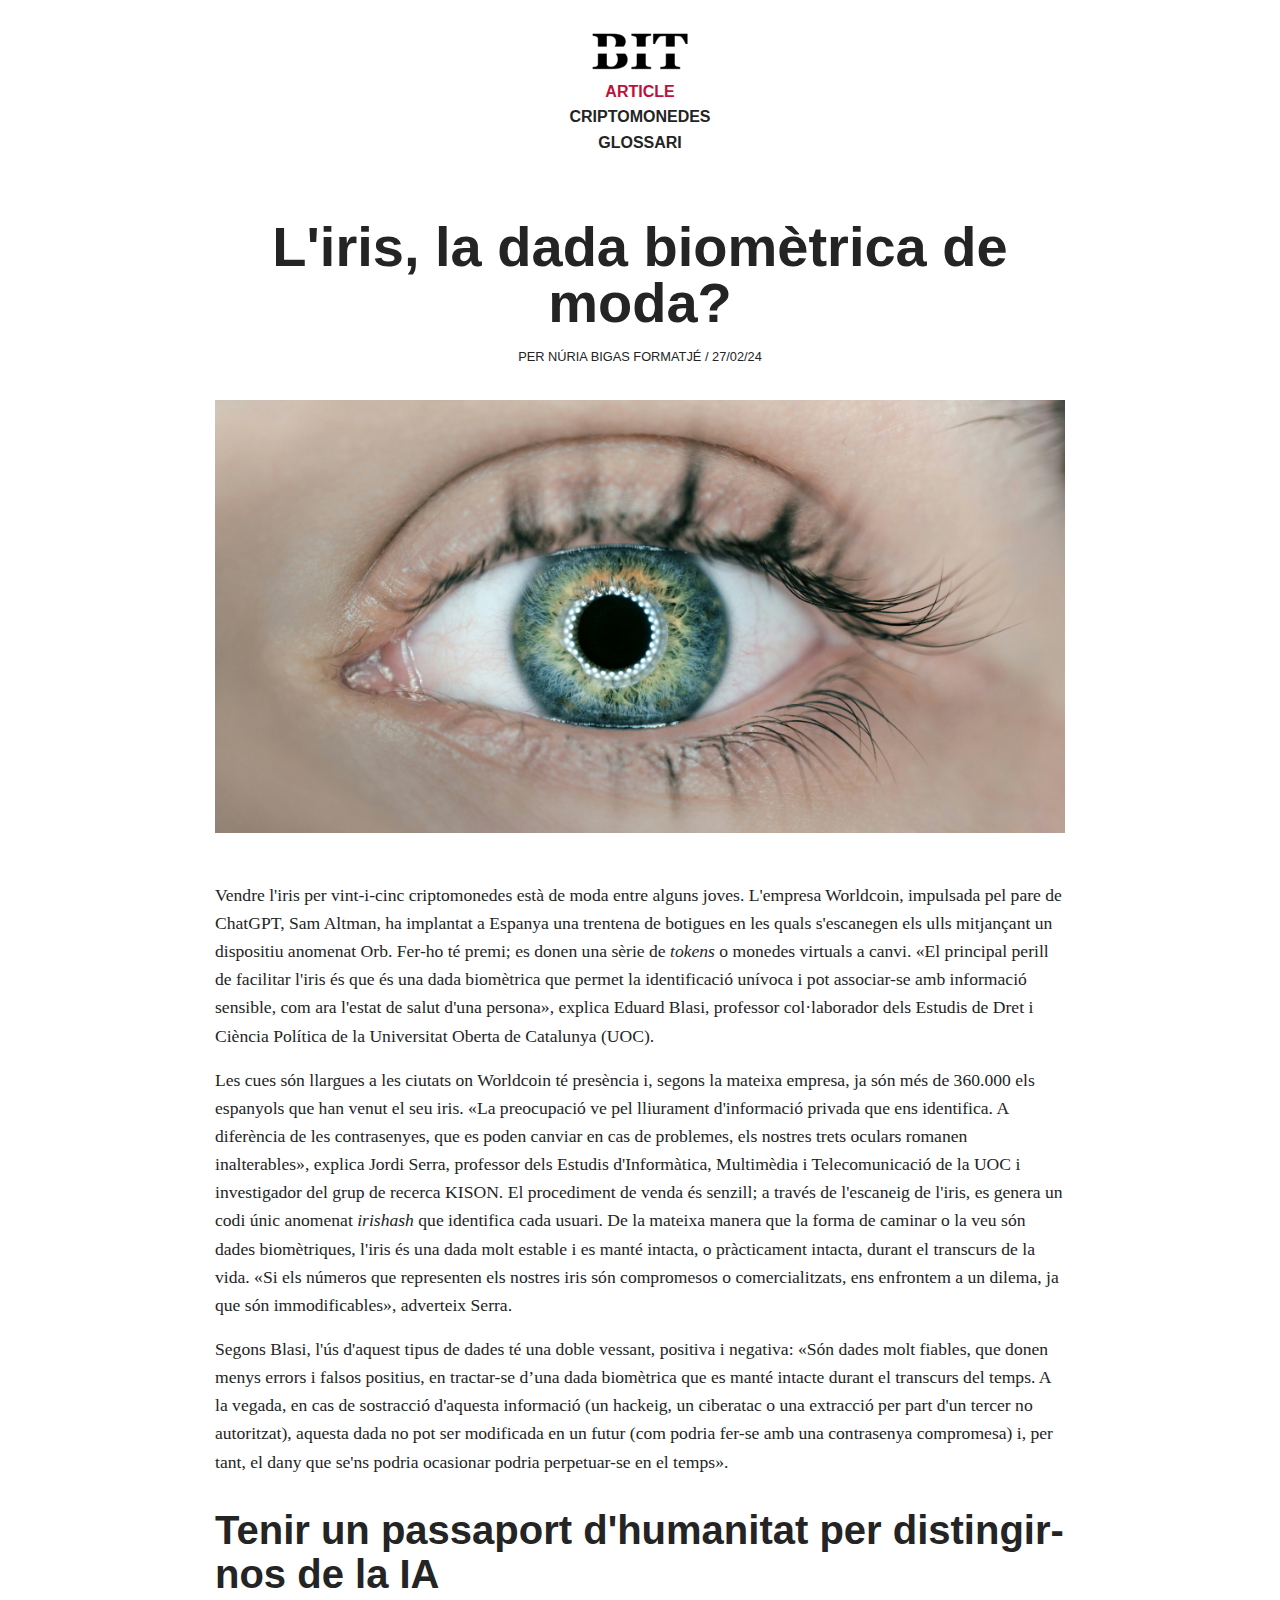
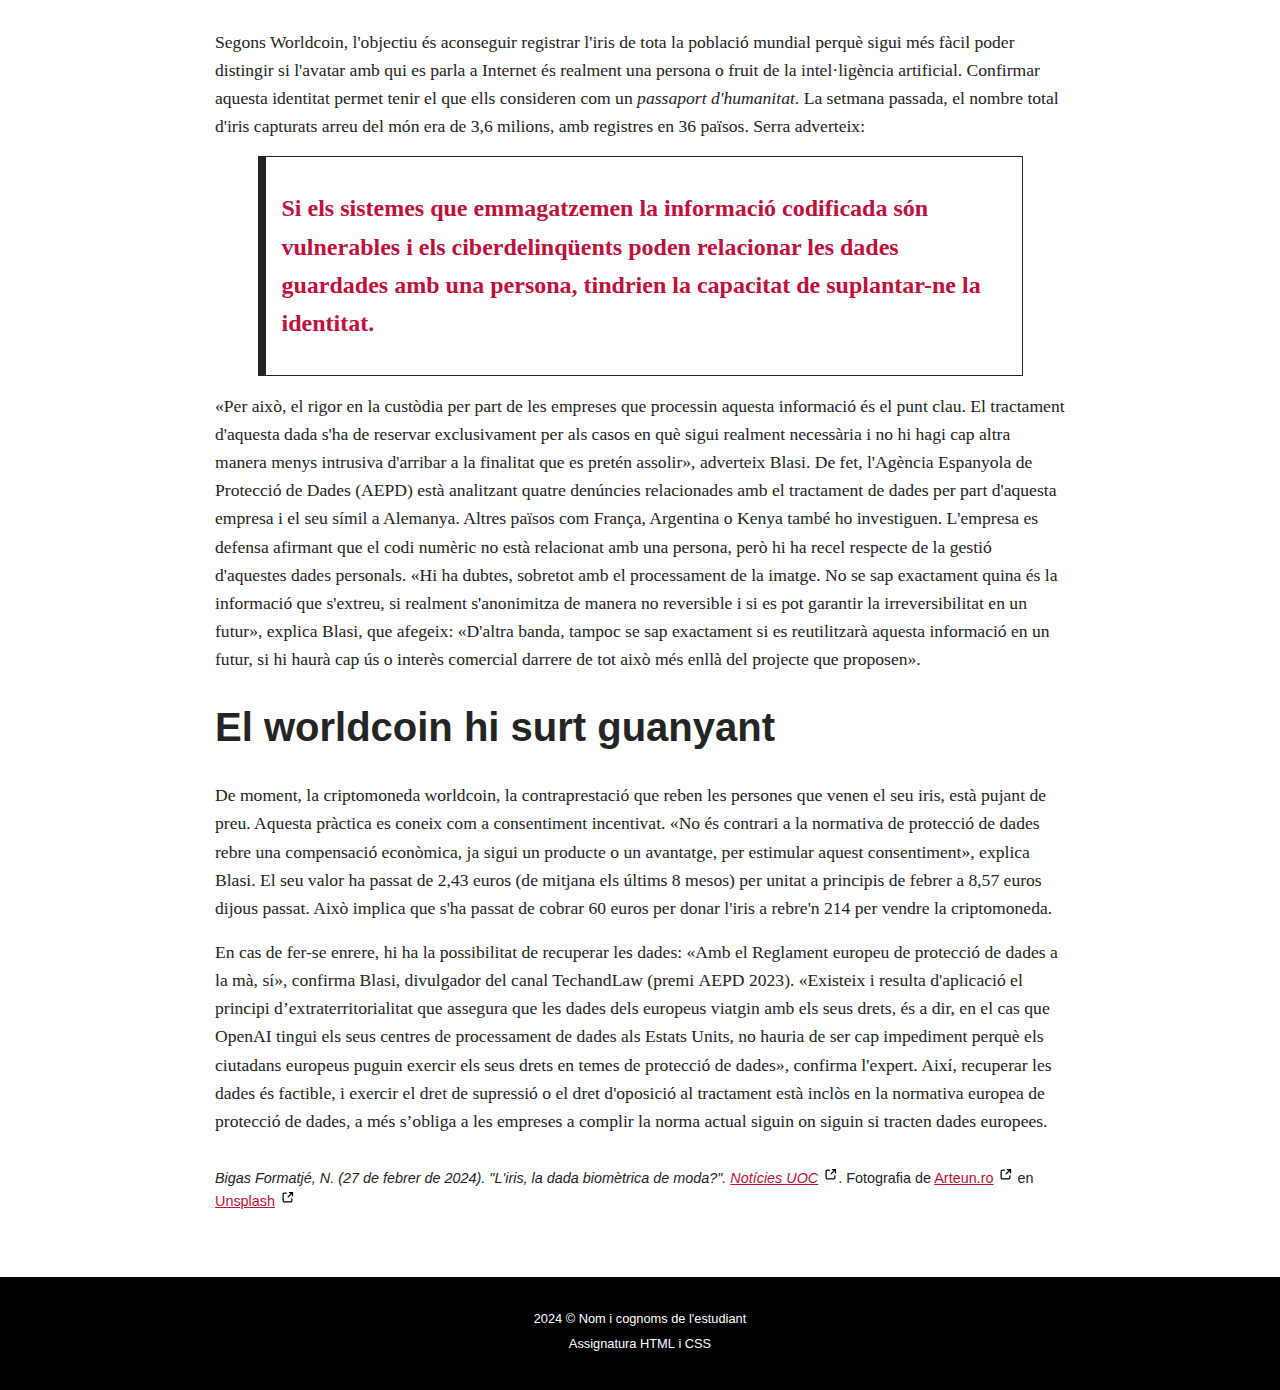
<file: index.html>
<!DOCTYPE html>
<html lang="ca">
<head>
    <meta charset="UTF-8">
    <meta name="viewport" content="width=device-width, initial-scale=1.0">
    <meta name="description" content="Article de de Núria Bigas Formatjé sobre l'escaneig de l'iris que l'empresa Worldcoin està duent a terme.">
    <title>BIT | Article: L'iris, la dada biomètrica de moda?</title>
    <link rel="icon" type="image/png" href="img/favicon.png">
    <link rel="stylesheet" href="css/estils.css">

</head>
<body>
    <header class="header">
        <a href="index.html"><img src="img/bit-logo.png" alt="Logo de Bit" width="100" height="39"></a>
    </header>
    <nav>
        <ul>
            <li><a href="index.html" class="current">Article</a></li>
            <li><a href="criptomonedes.html">Criptomonedes</a></li>
            <li><a href="glossari.html">Glossari</a></li>
        </ul>
    </nav>
    <main>
        <div class="container">
            <article>
                <header>
                    <h1>L'iris, la dada biomètrica de moda?</h1>
                    <div class="meta">
                        <p>Per Núria Bigas Formatjé / <time datetime="2024-02-27">27/02/24</time></p>
                    </div>
                    <img src="img/iris.jpg" alt="Primer plano de unos ojos" width="850" height="567" class="img-fluid">
                </header>
                <p class="first">Vendre l'iris per vint-i-cinc criptomonedes està de moda entre alguns joves. L'empresa Worldcoin, impulsada pel pare de ChatGPT, Sam Altman, ha implantat a Espanya una trentena de botigues en les quals s'escanegen els ulls mitjançant un dispositiu anomenat Orb. Fer-ho té premi; es donen una sèrie de <i lang="en">tokens</i> o monedes virtuals a canvi. <q>El principal perill de facilitar l'iris és que és una dada biomètrica que permet la identificació unívoca i pot associar-se amb informació sensible, com ara l'estat de salut d'una persona</q>, explica Eduard Blasi, professor col·laborador dels Estudis de Dret i Ciència Política de la Universitat Oberta de Catalunya (<abbr>UOC</abbr>).</p>
                <p>Les cues són llargues a les ciutats on Worldcoin té presència i, segons la mateixa empresa, ja són més de 360.000 els espanyols que han venut el seu iris. <q>La preocupació ve pel lliurament d'informació privada que ens identifica. A diferència de les contrasenyes, que es poden canviar en cas de problemes, els nostres trets oculars romanen inalterables</q>, explica Jordi Serra, professor dels Estudis d'Informàtica, Multimèdia i Telecomunicació de la <abbr title="Universitat Oberta de Catalunya">UOC</abbr> i investigador del grup de recerca KISON. El procediment de venda és senzill; a través de l'escaneig de l'iris, es genera un codi únic anomenat <i lang="en">irishash</i> que identifica cada usuari. De la mateixa manera que la forma de caminar o la veu són dades biomètriques, l'iris és una dada molt estable i es manté intacta, o pràcticament intacta, durant el transcurs de la vida. <q>Si els números que representen els nostres iris són compromesos o comercialitzats, ens enfrontem a un dilema, ja que són immodificables</q>, adverteix Serra.</p>
                <p>Segons Blasi, l'ús d'aquest tipus de dades té una doble vessant, positiva i negativa: <q>Són dades molt fiables, que donen menys errors i falsos positius, en tractar-se d’una dada biomètrica que es manté intacte durant el transcurs del temps. A la vegada, en cas de sostracció d'aquesta informació (un hackeig, un ciberatac o una extracció per part d'un tercer no autoritzat), aquesta dada no pot ser modificada en un futur (com podria fer-se amb una contrasenya compromesa) i, per tant, el dany que se'ns podria ocasionar podria perpetuar-se en el temps</q>.</p>
                <h2>Tenir un passaport d'humanitat per distingir-nos de la <abbr title="Intel·ligència artificial">IA</abbr></h2>
                <p>Segons Worldcoin, l'objectiu és aconseguir registrar l'iris de tota la població mundial perquè sigui més fàcil poder distingir si l'avatar amb qui es parla a Internet és realment una persona o fruit de la intel·ligència artificial. Confirmar aquesta identitat permet tenir el que ells consideren com un <em>passaport d'humanitat</em>. La setmana passada, el nombre total d'iris capturats arreu del món era de 3,6 milions, amb registres en 36 països. Serra adverteix:
                <blockquote>
                    <p>Si els sistemes que emmagatzemen la informació codificada són vulnerables i els ciberdelinqüents poden relacionar les dades guardades amb una persona, tindrien la capacitat de suplantar-ne la identitat.</p>
                </blockquote>
                <p><q>Per això, el rigor en la custòdia per part de les empreses que processin aquesta informació és el punt clau. El tractament d'aquesta dada s'ha de reservar exclusivament per als casos en què sigui realment necessària i no hi hagi cap altra manera menys intrusiva d'arribar a la finalitat que es pretén assolir</q>, adverteix Blasi. De fet, l'Agència Espanyola de Protecció de Dades (AEPD) està analitzant quatre denúncies relacionades amb el tractament de dades per part d'aquesta empresa i el seu símil a Alemanya. Altres països com França, Argentina o Kenya també ho investiguen. L'empresa es defensa afirmant que el codi numèric no està relacionat amb una persona, però hi ha recel respecte de la gestió d'aquestes dades personals. <q>Hi ha dubtes, sobretot amb el processament de la imatge. No se sap exactament quina és la informació que s'extreu, si realment s'anonimitza de manera no reversible i si es pot garantir la irreversibilitat en un futur</q>, explica Blasi, que afegeix: <q>D'altra banda, tampoc se sap exactament si es reutilitzarà aquesta informació en un futur, si hi haurà cap ús o interès comercial darrere de tot això més enllà del projecte que proposen</q>.</p>
                <h2>El worldcoin hi surt guanyant</h2>
                <p>De moment, la criptomoneda worldcoin, la contraprestació que reben les persones que venen el seu iris, està pujant de preu. Aquesta pràctica es coneix com a consentiment incentivat. <q>No és contrari a la normativa de protecció de dades rebre una compensació econòmica, ja sigui un producte o un avantatge, per estimular aquest consentiment</q>, explica Blasi. El seu valor ha passat de 2,43 euros (de mitjana els últims 8 mesos) per unitat a principis de febrer a 8,57 euros dijous passat. Això implica que s'ha passat de cobrar 60 euros per donar l'iris a rebre'n 214 per vendre la criptomoneda.</p>
                <p>En cas de fer-se enrere, hi ha la possibilitat de recuperar les dades: <q>Amb el Reglament europeu de protecció de dades a la mà, sí</q>, confirma Blasi, divulgador del canal TechandLaw (premi <abbr title="Agencia Española de Protección de Datos" lang="es">AEPD</abbr> 2023). <q>Existeix i resulta d'aplicació el principi d’extraterritorialitat que assegura que les dades dels europeus viatgin amb els seus drets, és a dir, en el cas que OpenAI tingui els seus centres de processament de dades als Estats Units, no hauria de ser cap impediment perquè els ciutadans europeus puguin exercir els seus drets en temes de protecció de dades</q>, confirma l'expert. Així, recuperar les dades és factible, i exercir el dret de supressió o el dret d'oposició al tractament està inclòs en la normativa europea de protecció de dades, a més s’obliga a les empreses a complir la norma actual siguin on siguin si tracten dades europees.</p>
                
                <footer>
                    <p><cite>Bigas Formatjé, N. (27 de febrer de 2024). "L'iris, la dada biomètrica de moda?". <a href="https://www.uoc.edu/ca/news/2024/iris-dada-biometrica-de-moda-worldcoin">Notícies <abbr title="Universitat Oberta de Catalunya">UOC</abbr></a></cite>. Fotografia de <a href="https://unsplash.com/@arteum?utm_content=creditCopyText&utm_medium=referral&utm_source=unsplash">Arteun.ro</a> en <a href="https://unsplash.com">Unsplash</a></p>
                </footer>
            </article>
        </div>
    </main>
    <footer class="footer">
        <p>2024 &copy; Nom i cognoms de l'estudiant</p>
        <p>Assignatura <abbr title="Hypertext Markup Language" lang="en">HTML</abbr> i <abbr title="Cascading Style Sheets" lang="en">CSS</abbr></p>
    </footer>
</body>
</html>
</file>
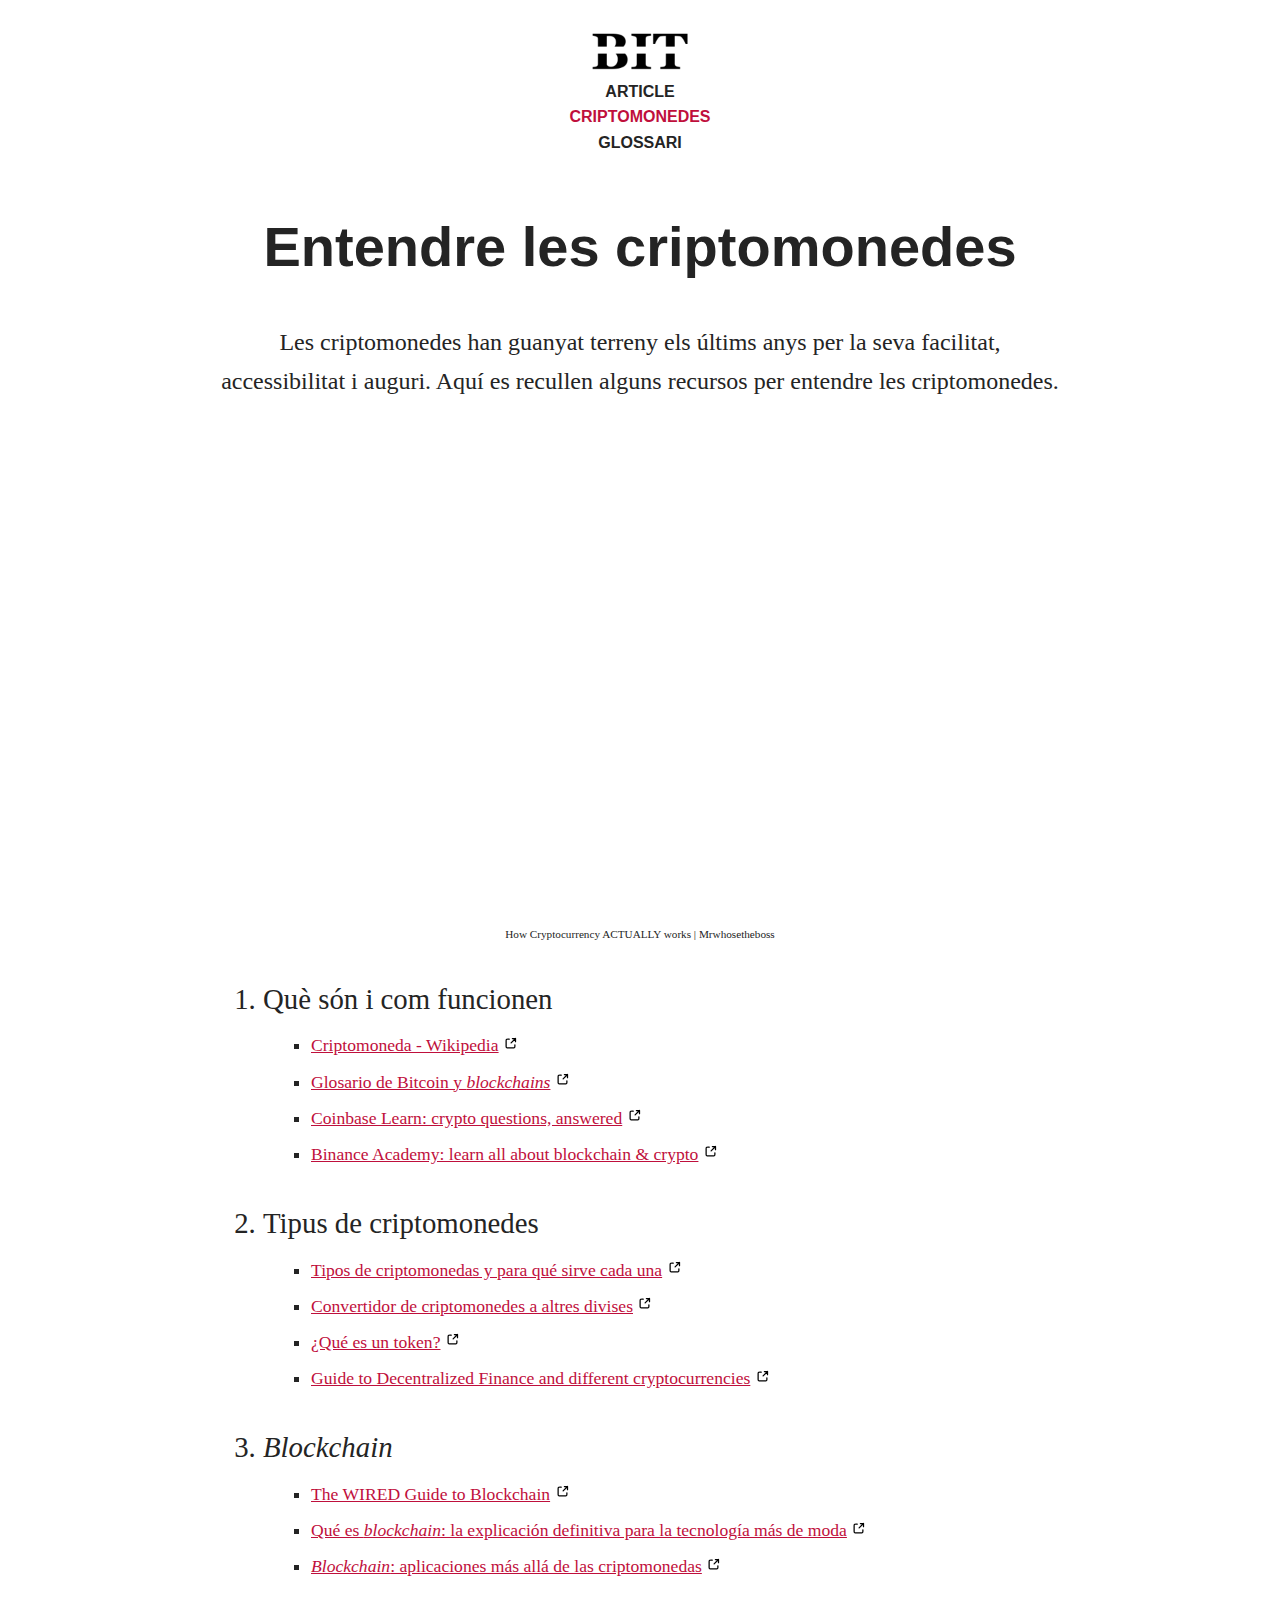
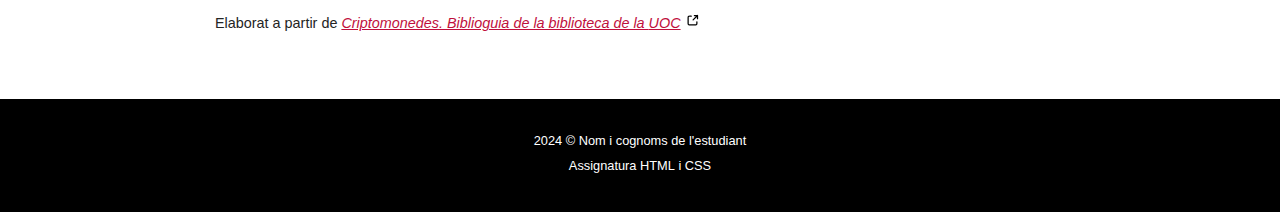
<file: criptomonedes.html>
<!DOCTYPE html>
<html lang="ca">
<head>
    <meta charset="UTF-8">
    <meta name="viewport" content="width=device-width, initial-scale=1.0">
    <meta name="description" content="Recull d'enllaços sobre el món de les criptomonedes">
    <title>Bit | Guia sobre criptomonedes</title>
    <link rel="icon" type="image/png" href="img/favicon.png">
    <link rel="stylesheet" href="css/estils.css">
</head>
<body>
    <header class="header">
        <a href="index.html"><img src="img/bit-logo.png" alt="Logo de Bit" width="100" height="39"></a>
    </header>
    <nav>
        <ul>
            <li><a href="index.html">Article</a></li>
            <li><a href="criptomonedes.html" class="current">Criptomonedes</a></li>
            <li><a href="glossari.html">Glossari</a></li>
        </ul>
    </nav>
    <main>
        <div class="container">
            <article>
                <header>
                    <h1>Entendre les criptomonedes</h1>
                    <p class="intro">Les criptomonedes han guanyat terreny els últims anys per la seva facilitat, accessibilitat i auguri. Aquí es recullen alguns recursos per entendre les criptomonedes.</p>
                </header>
                <figure>
                    <iframe width="560" height="315" src="https://www.youtube-nocookie.com/embed/rYQgy8QDEBI?si=VkToqdpeTISC1VlX" title="YouTube video player" allow="accelerometer; autoplay; clipboard-write; encrypted-media; gyroscope; picture-in-picture; web-share" allowfullscreen></iframe>
                    <figcaption lang="en">How Cryptocurrency ACTUALLY works |  Mrwhosetheboss</figcaption>
                </figure>
                <ol>
                    <li><h2>Què són i com funcionen</h2>
                        <ul>
                            <li lang="es"><a href="https://es.wikipedia.org/wiki/Criptomoneda">Criptomoneda - Wikipedia</a></li>
                            <li lang="es"><a href="https://www.criptonoticias.com/criptopedia-old/glosario/">Glosario de Bitcoin y <i lang="en">blockchains</i></a></li>
                            <li lang="en"><a href="https://www.coinbase.com/learn" hreflang="en">Coinbase Learn: crypto questions, answered</a></li>
                            <li lang="en"><a href="https://academy.binance.com/en" hreflang="en">Binance Academy: learn all about blockchain & crypto</a></li>
                        </ul>
                    </li>
                    <li><h2>Tipus de criptomonedes</h2>
                        <ul>
                            <li lang="es"><a href="https://www.revistagq.com/noticias/articulo/cuales-son-criptomonedas-mas-importantes" hreflang="es">Tipos de criptomonedas y para qué sirve cada una</a></li>
                            <li><a href="https://www.xe.com/currencyconverter/" hreflang="en">Convertidor de criptomonedes a altres divises</a></li>
                            <li lang="es"><a href="https://academy.bit2me.com/que-es-un-token/" hreflang="es">¿Qué es un token?</a></li>
                            <li lang="en"><a href="https://www.coinbase.com/es/learn/crypto-basics/defi-tokens-and-altcoins" hreflang="en">Guide to Decentralized Finance and different cryptocurrencies</a></li>
                        </ul>
                    </li>
                    <li><h2><i lang="en">Blockchain</i></h2>
                        <ul>
                            <li lang="en"><a href="https://www.wired.com/story/guide-blockchain/" hreflang="en">The WIRED Guide to Blockchain</a></li>
                            <li lang="es"><a href="https://www.xataka.com/especiales/que-es-blockchain-la-explicacion-definitiva-para-la-tecnologia-mas-de-moda" hreflang="es">Qué es <i lang="en">blockchain</i>: la explicación definitiva para la tecnología más de moda</a></li>
                            <li lang="es"><a href="https://blogs.uoc.edu/informatica/es/blockchain-aplicaciones-mas-alla-criptomonedas/" hreflang="es"><i lang="en">Blockchain</i>: aplicaciones más allá de las criptomonedas</a></li>
                        </ul>
                    </li>
                </ol>
                <footer>
                    <p>Elaborat a partir de <cite><a href="https://biblioteca.uoc.edu/ca/biblioguies/biblioguia/Criptomonedes">Criptomonedes. Biblioguia de la biblioteca de la <abbr title="Universitat Oberta de Catalunya">UOC</abbr></a></cite></p>
                </footer>
            </article>
        </div>
    </main>
    <footer class="footer">
        <p>2024 &copy; Nom i cognoms de l'estudiant</p>
        <p>Assignatura <abbr title="Hypertext Markup Language" lang="en">HTML</abbr> i <abbr title="Cascading Style Sheets" lang="en">CSS</abbr></p>
    </footer>
</body>
</html>
</file>
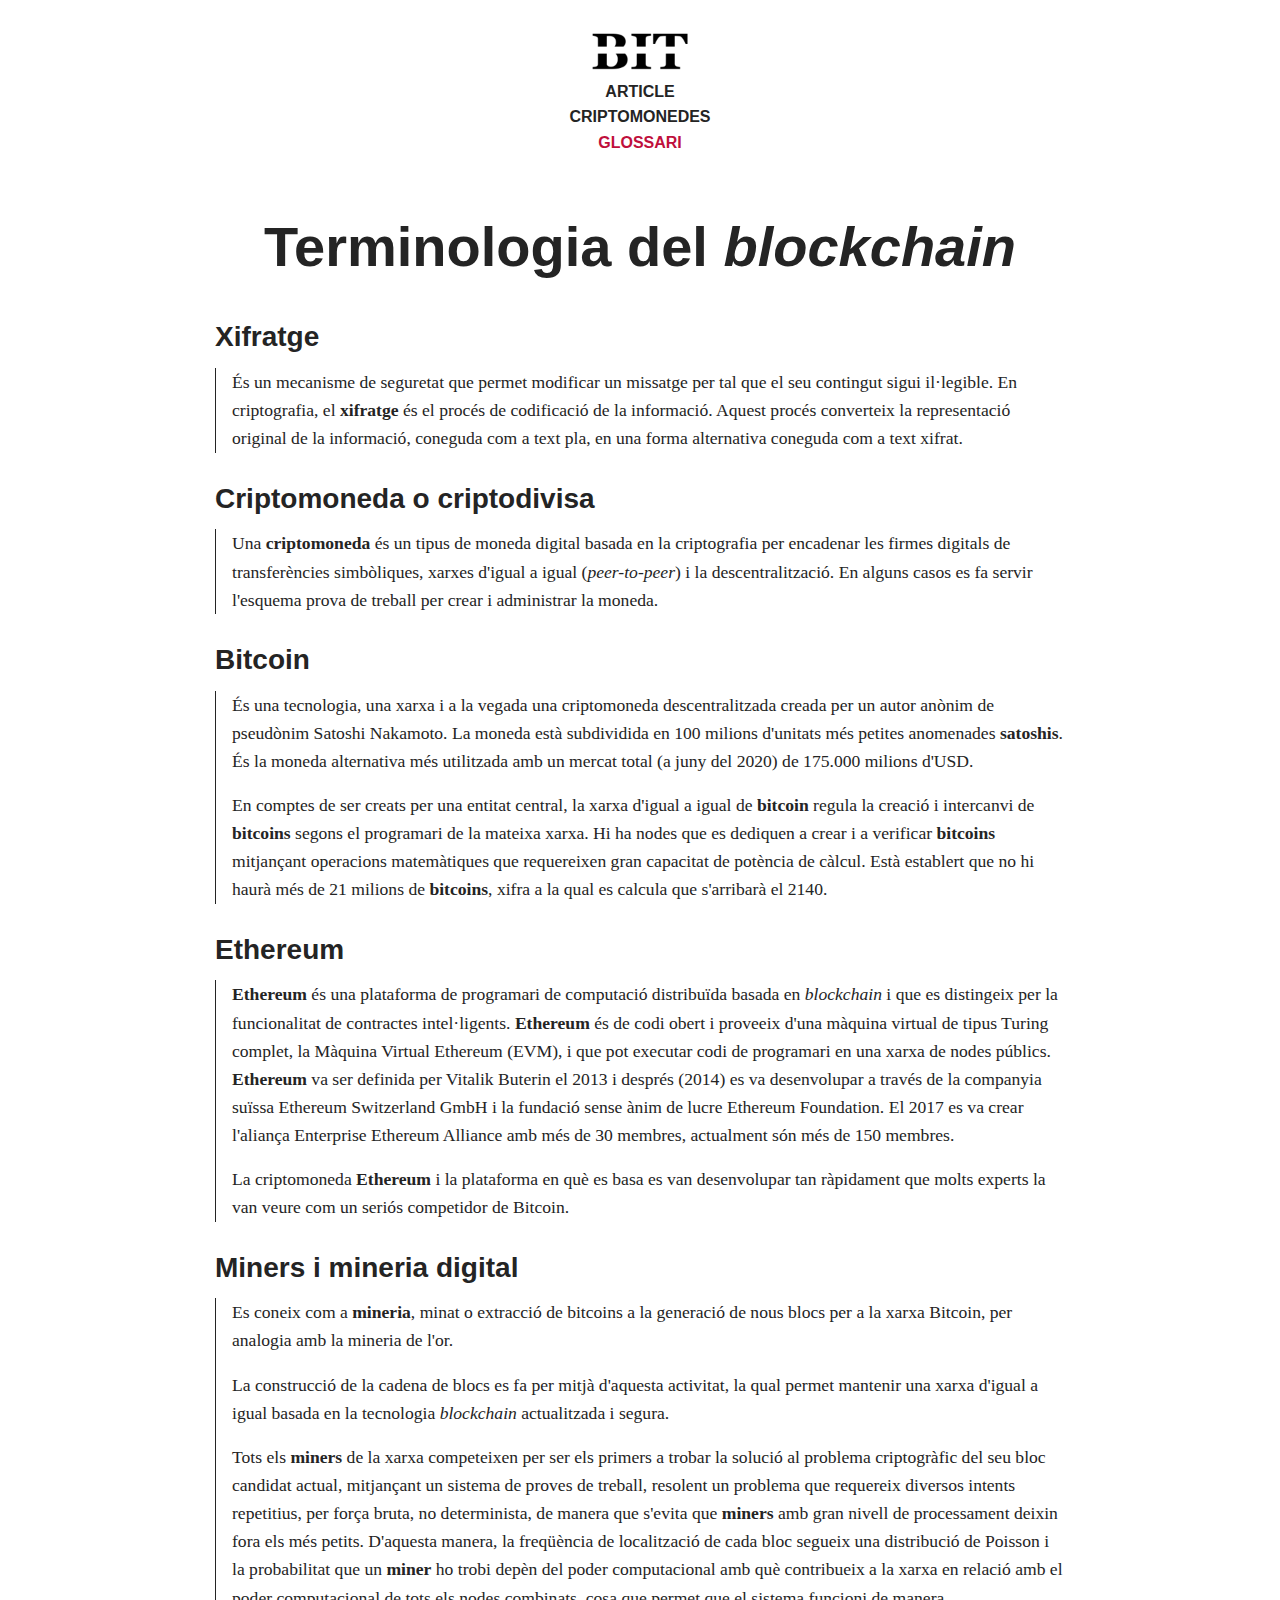
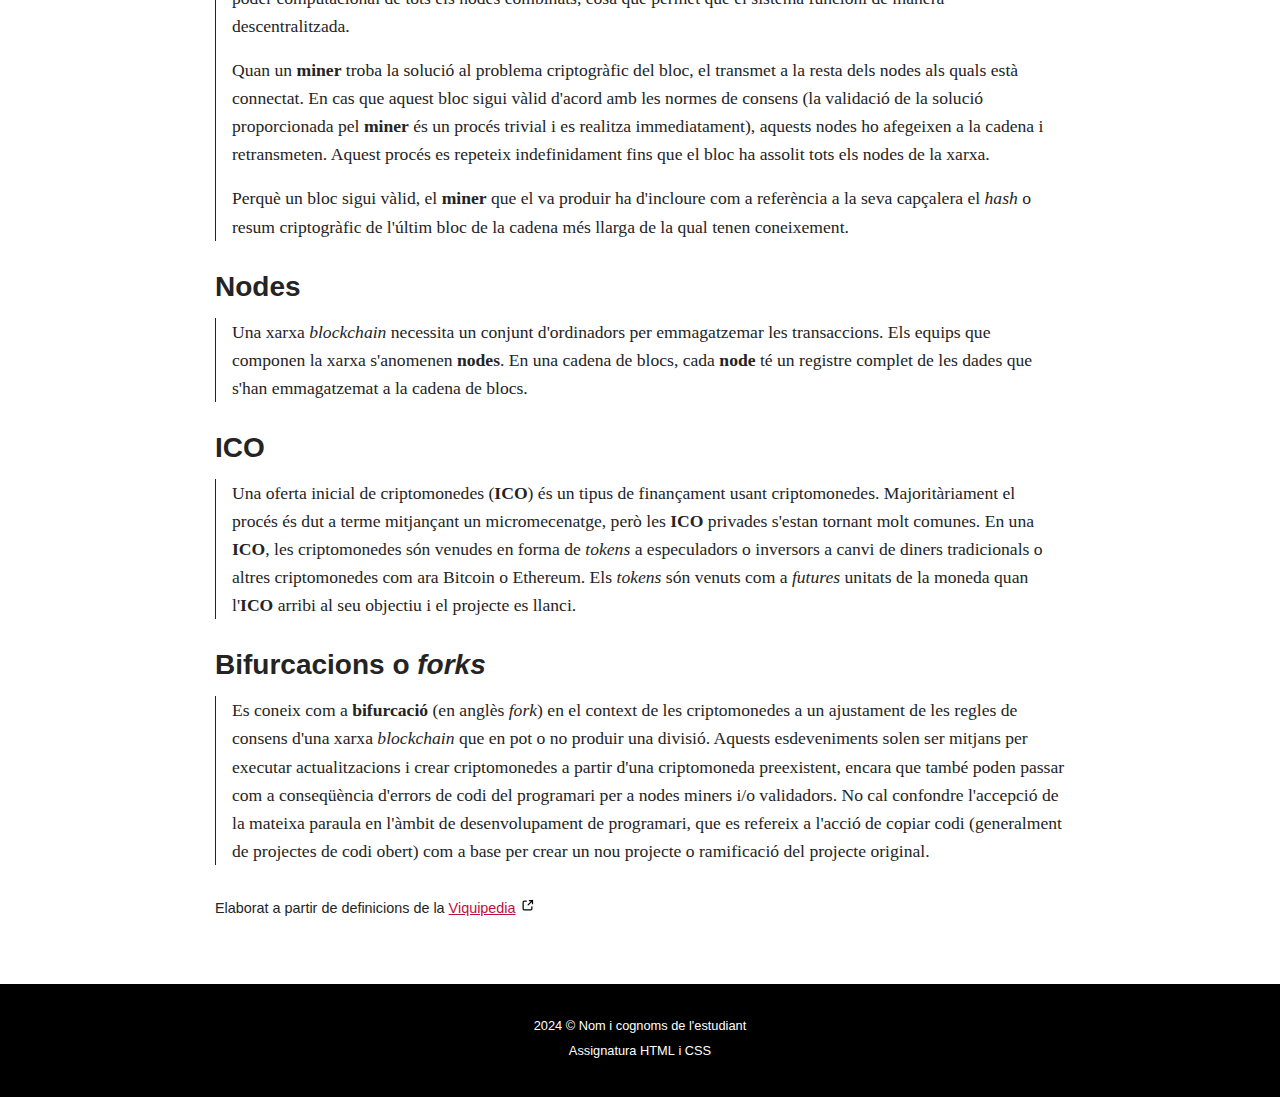
<file: glossari.html>
<!DOCTYPE html>
<html lang="ca">
<head>
    <meta charset="UTF-8">
    <meta name="viewport" content="width=device-width, initial-scale=1.0">
    <meta name="description" content="Recull de terminologia relacionada amb el blockchain.">
    <title>Bit | Terminologia del blockchain</title>
    <link rel="icon" type="image/png" href="img/favicon.png">
    <link rel="stylesheet" href="css/estils.css">
</head>
<body>
    <header class="header">
        <a href="index.html"><img src="img/bit-logo.png" alt="Logo de Bit" width="100" height="39"></a>
    </header>
    <nav>
        <ul>
            <li><a href="index.html">Article</a></li>
            <li><a href="criptomonedes.html">Criptomonedes</a></li>
            <li><a href="glossari.html" class="current">Glossari</a></li>
        </ul>
    </nav>
    <main>
        <div class="container">
            <article>
                <h1>Terminologia del <i lang="en">blockchain</i></h1>               
                <dl>
                    <dt>Xifratge</dt>
                    <dd>
                        <p>És un mecanisme de seguretat que permet modificar un missatge per tal que el seu contingut sigui il·legible. En criptografia, el <b>xifratge</b> és el procés de codificació de la informació. Aquest procés converteix la representació original de la informació, coneguda com a text pla, en una forma alternativa coneguda com a text xifrat.</p>
                    </dd>
                    <dt>Criptomoneda o criptodivisa</dt>
                    <dd>
                        <p>Una <b>criptomoneda</b> és un tipus de moneda digital basada en la criptografia per encadenar les firmes digitals de transferències simbòliques, xarxes d'igual a igual (<i lang="en">peer-to-peer</i>) i la descentralització. En alguns casos es fa servir l'esquema prova de treball per crear i administrar la moneda.</p>
                    </dd>
                    <dt>Bitcoin</dt>
                    <dd>
                        <p>És una tecnologia, una xarxa i a la vegada una criptomoneda descentralitzada creada per un autor anònim de pseudònim Satoshi Nakamoto. La moneda està subdividida en 100 milions d'unitats més petites anomenades <b>satoshis</b>. És la moneda alternativa més utilitzada amb un mercat total (a juny del 2020) de 175.000 milions d'<abbr title="United States of America dollar" lang="en">USD</abbr>.</p>
                        <p>En comptes de ser creats per una entitat central, la xarxa d'igual a igual de <b>bitcoin</b> regula la creació i intercanvi de <b>bitcoins</b> segons el programari de la mateixa xarxa. Hi ha nodes que es dediquen a crear i a verificar <b>bitcoins</b> mitjançant operacions matemàtiques que requereixen gran capacitat de potència de càlcul. Està establert que no hi haurà més de 21 milions de <b>bitcoins</b>, xifra a la qual es calcula que s'arribarà el 2140.</p>
                    </dd>
                    <dt>Ethereum</dt>
                    <dd>
                        <p><b>Ethereum</b> és una plataforma de programari de computació distribuïda basada en <i lang="en">blockchain</i> i que es distingeix per la funcionalitat de contractes intel·ligents. <b>Ethereum</b> és de codi obert i proveeix d'una màquina virtual de tipus Turing complet, la Màquina Virtual Ethereum (<abbr title="Ethereum Virtual Machine" lang="en">EVM</abbr>), i que pot executar codi de programari en una xarxa de nodes públics. <b>Ethereum</b> va ser definida per Vitalik Buterin el 2013 i després (2014) es va desenvolupar a través de la companyia suïssa Ethereum Switzerland GmbH i la fundació sense ànim de lucre Ethereum Foundation. El 2017 es va crear l'aliança Enterprise Ethereum Alliance amb més de 30 membres, actualment són més de 150 membres.</p>
                        <p>La criptomoneda <b>Ethereum</b> i la plataforma en què es basa es van desenvolupar tan ràpidament que molts experts la van veure com un seriós competidor de Bitcoin.</p>
                    </dd>
                    <dt>Miners i mineria digital</dt>
                    <dd>
                        <p>Es coneix com a <b>mineria</b>, minat o extracció de bitcoins a la generació de nous blocs per a la xarxa Bitcoin, per analogia amb la mineria de l'or.</p>
                        <p>La construcció de la cadena de blocs es fa per mitjà d'aquesta activitat, la qual permet mantenir una xarxa d'igual a igual basada en la tecnologia <i lang="en">blockchain</i> actualitzada i segura.</p>
                        <p>Tots els <b>miners</b> de la xarxa competeixen per ser els primers a trobar la solució al problema criptogràfic del seu bloc candidat actual, mitjançant un sistema de proves de treball, resolent un problema que requereix diversos intents repetitius, per força bruta, no determinista, de manera que s'evita que <b>miners</b> amb gran nivell de processament deixin fora els més petits. D'aquesta manera, la freqüència de localització de cada bloc segueix una distribució de Poisson i la probabilitat que un <b>miner</b> ho trobi depèn del poder computacional amb què contribueix a la xarxa en relació amb el poder computacional de tots els nodes combinats, cosa que permet que el sistema funcioni de manera descentralitzada.</p>
                        <p>Quan un <b>miner</b> troba la solució al problema criptogràfic del bloc, el transmet a la resta dels nodes als quals està connectat. En cas que aquest bloc sigui vàlid d'acord amb les normes de consens (la validació de la solució proporcionada pel <b>miner</b> és un procés trivial i es realitza immediatament), aquests nodes ho afegeixen a la cadena i retransmeten. Aquest procés es repeteix indefinidament fins que el bloc ha assolit tots els nodes de la xarxa.</p>
                        <p>Perquè un bloc sigui vàlid, el <b>miner</b> que el va produir ha d'incloure com a referència a la seva capçalera el <i lang="en">hash</i> o resum criptogràfic de l'últim bloc de la cadena més llarga de la qual tenen coneixement.</p>
                    </dd>
                    <dt>Nodes</dt>
                    <dd>
                        <p>Una xarxa <i lang="en">blockchain</i> necessita un conjunt d'ordinadors per emmagatzemar les transaccions. Els equips que componen la xarxa s'anomenen <b>nodes</b>. En una cadena de blocs, cada <b>node</b> té un registre complet de les dades que s'han emmagatzemat a la cadena de blocs.</p>
                    </dd>
                    <dt><abbr title="Initial Coin Offerings" lang="en">ICO</abbr></dt>
                    <dd>
                        <p>Una oferta inicial de criptomonedes (<b><abbr title="Initial Coin Offerings" lang="en">ICO</abbr></b>) és un tipus de finançament usant criptomonedes. Majoritàriament el procés és dut a terme mitjançant un micromecenatge, però les <b><abbr title="Initial Coin Offerings" lang="en">ICO</abbr></b> privades s'estan tornant molt comunes. En una <b><abbr title="Initial Coin Offerings" lang="en">ICO</abbr></b>, les criptomonedes són venudes en forma de <i lang="en">tokens</i> a especuladors o inversors a canvi de diners tradicionals o altres criptomonedes com ara Bitcoin o Ethereum. Els <i lang="en">tokens</i> són venuts com a <i>futures</i> unitats de la moneda quan l'<b><abbr title="Initial Coin Offerings" lang="en">ICO</abbr></b> arribi al seu objectiu i el projecte es llanci.</p>
                    </dd>
                    <dt>Bifurcacions o <i lang="en">forks</i></dt>
                    <dd>
                        <p>Es coneix com a <b>bifurcació</b> (en anglès <i lang="en">fork</i>) en el context de les criptomonedes a un ajustament de les regles de consens d'una xarxa <i lang="en">blockchain</i> que en pot o no produir una divisió. Aquests esdeveniments solen ser mitjans per executar actualitzacions i crear criptomonedes a partir d'una criptomoneda preexistent, encara que també poden passar com a conseqüència d'errors de codi del programari per a nodes miners i/o validadors. No cal confondre l'accepció de la mateixa paraula en l'àmbit de desenvolupament de programari, que es refereix a l'acció de copiar codi (generalment de projectes de codi obert) com a base per crear un nou projecte o ramificació del projecte original.</p>
                    </dd>
                </dl>
                <footer>
                    <p>Elaborat a partir de definicions de la <a href="https://ca.wikipedia.org/wiki/Viquip%C3%A8dia">Viquipedia</a></p>
                </footer>
            </article>
        </div>
    </main>
    <footer class="footer">
        <p>2024 &copy; Nom i cognoms de l'estudiant</p>
        <p>Assignatura <abbr title="Hypertext Markup Language" lang="en">HTML</abbr> i <abbr title="Cascading Style Sheets" lang="en">CSS</abbr></p>
    </footer>
</body>
</html>
</file>
<file: css/estils.css>
/******* Colors i tipografia del tema
 *******/
 :root {
    --main-color: rgb(36, 36, 36);
    --contrast-color: rgb(191, 15, 60);
    --light-color: rgb(255,255,255);
    --bg-dark: rgb(0,0,0);
    --sans-serif: Helvetica, Arial, sans-serif;
    --serif: Georgia, 'Times New Roman', serif;
 }

/******* Regles per als elements 
de les pàgines *******/
*,
*:before,
*:after {
    margin: 0;
    padding: 0;
    box-sizing: border-box;
}
body {
    font-family: var(--serif);
    line-height: 1.6;
    color: var(--main-color);
}
h1, h2 {
    font-family: var(--sans-serif);
}
h1 {
    font-size: 3.5rem;
    text-align: center;
    line-height: 1;
    padding-bottom: 1rem;
}
h2 {
    font-size: 2.5rem;
    line-height: 1.1;
    margin-top: 2rem;
    margin-bottom: 2rem;
}
p {
    font-size: 1.1rem;
    margin-bottom: 1rem;
}
blockquote {
    width: 90%;
    margin: 1rem auto;
    padding: 2rem 1rem;
    border-left: 8px solid var(--main-color);
    border-top: 1px solid var(--main-color);
    border-bottom: 1px solid var(--main-color);
    border-right: 1px solid var(--main-color);
}
blockquote p {
    font-size: 1.5rem;
    font-weight: 700;
    margin-bottom: 0;
    color: var(--contrast-color);
}
abbr {
    text-decoration: none;
}
q {
    quotes: "«" "»";
}

/* Enllaços */
a {
    color: var(--contrast-color);
}
a:hover {
    text-decoration: none;
}
a[href^="http"]::after {
  content: "";
  width: 16px;
  height: 16px;
  margin-left: .25rem;
  background-image: url(../img/external-link.svg);
  background-position: center;
  background-repeat: no-repeat;
  display: inline-block;
}

/* Regles imatges i iframe 
amb aquestes regles aconseguim que les imatges i els iframes adpatin la seva amplada al contenidor que ocupen */
.img-fluid {
    max-width: 100%;
    height: auto;
    display: block;
}
iframe {
    width: 100%;
    height: auto;
    aspect-ratio: 16/9;
    border: 0;
}

/******* Regles per al layout
de les pàgines *******/
header.header {
    text-align: center;
    padding-top: 2rem;
}
footer.footer {
    background-color: var(--bg-dark);
    padding: 2rem;
    margin-top: 4rem;
    text-align: center;
}
footer.footer p {
    font-family: var(--sans-serif);
    color: var(--light-color);
    font-size: 0.8rem;
    margin-bottom: 0.25rem;
}
.container {
    width: 95%;
    max-width: 850px;
    margin-left: auto;
    margin-right: auto;
}
figure {
    text-align: center;
}
figcaption {
    font-size: 0.7rem;
    margin-top: 0.5rem;
    margin-bottom: 1rem;
}

/******* Regles menú per al menú
de navegació  *******/
nav {
    font-family: var(--sans-serif);
    padding-bottom: 1rem;
    margin-bottom: 3rem;
    text-transform: uppercase;
    font-weight: 700;
    text-align: center;
}
nav ul {
    list-style-type: none;
    margin: 0;
    padding: 0;
}
nav a {
    color: var(--main-color);
    text-decoration: none;
}
nav a:hover {
    color: var(--contrast-color);
}
nav a.current {
    color: var(--contrast-color);
}

/******* Regles articles *******/
article footer {
    margin-top: 2rem;
}
article footer p {
    font-family: var(--sans-serif);
    font-size: 0.9rem;
    margin-bottom: 0;
}

/******* Regles article
pàgina d'inici  *******/
article p.first {
    margin-top: 3rem;
}
.meta p {
    font-family: var(--sans-serif);
    font-size: 0.8rem;
    text-transform: uppercase;
    text-align: center;
    margin-bottom: 2rem;
}

/******* Regles article 
critpomonedes  *******/
p.intro {
    font-size: 1.5rem;
    margin-top: 2rem;
    margin-bottom: 2rem;
    text-align: center;
}
article ol {
    margin-left: 3rem;
    font-size: 1.8rem;
}
article ol h2{
    font-size: inherit;
    font-family: inherit;
    font-weight: normal;
    margin-bottom:0;
}
article ol li {
    margin-bottom: 0.5rem;
}
article ol ul {
    margin-left: 3rem;
    margin-top: 1rem;
    margin-bottom: 1rem;
    font-size: 1.1rem;
    list-style-type: square;
}

/******* Regles article 
glossari *******/
dt {
    font-size: 1.75rem;
    font-family: var(--sans-serif);
    font-weight: 700;
    margin-top: 1.5rem;
    margin-bottom: .5rem;
}
dd {
    border-left: 1px solid var(--main-color);
    padding-left: 1rem;
}
</file>
